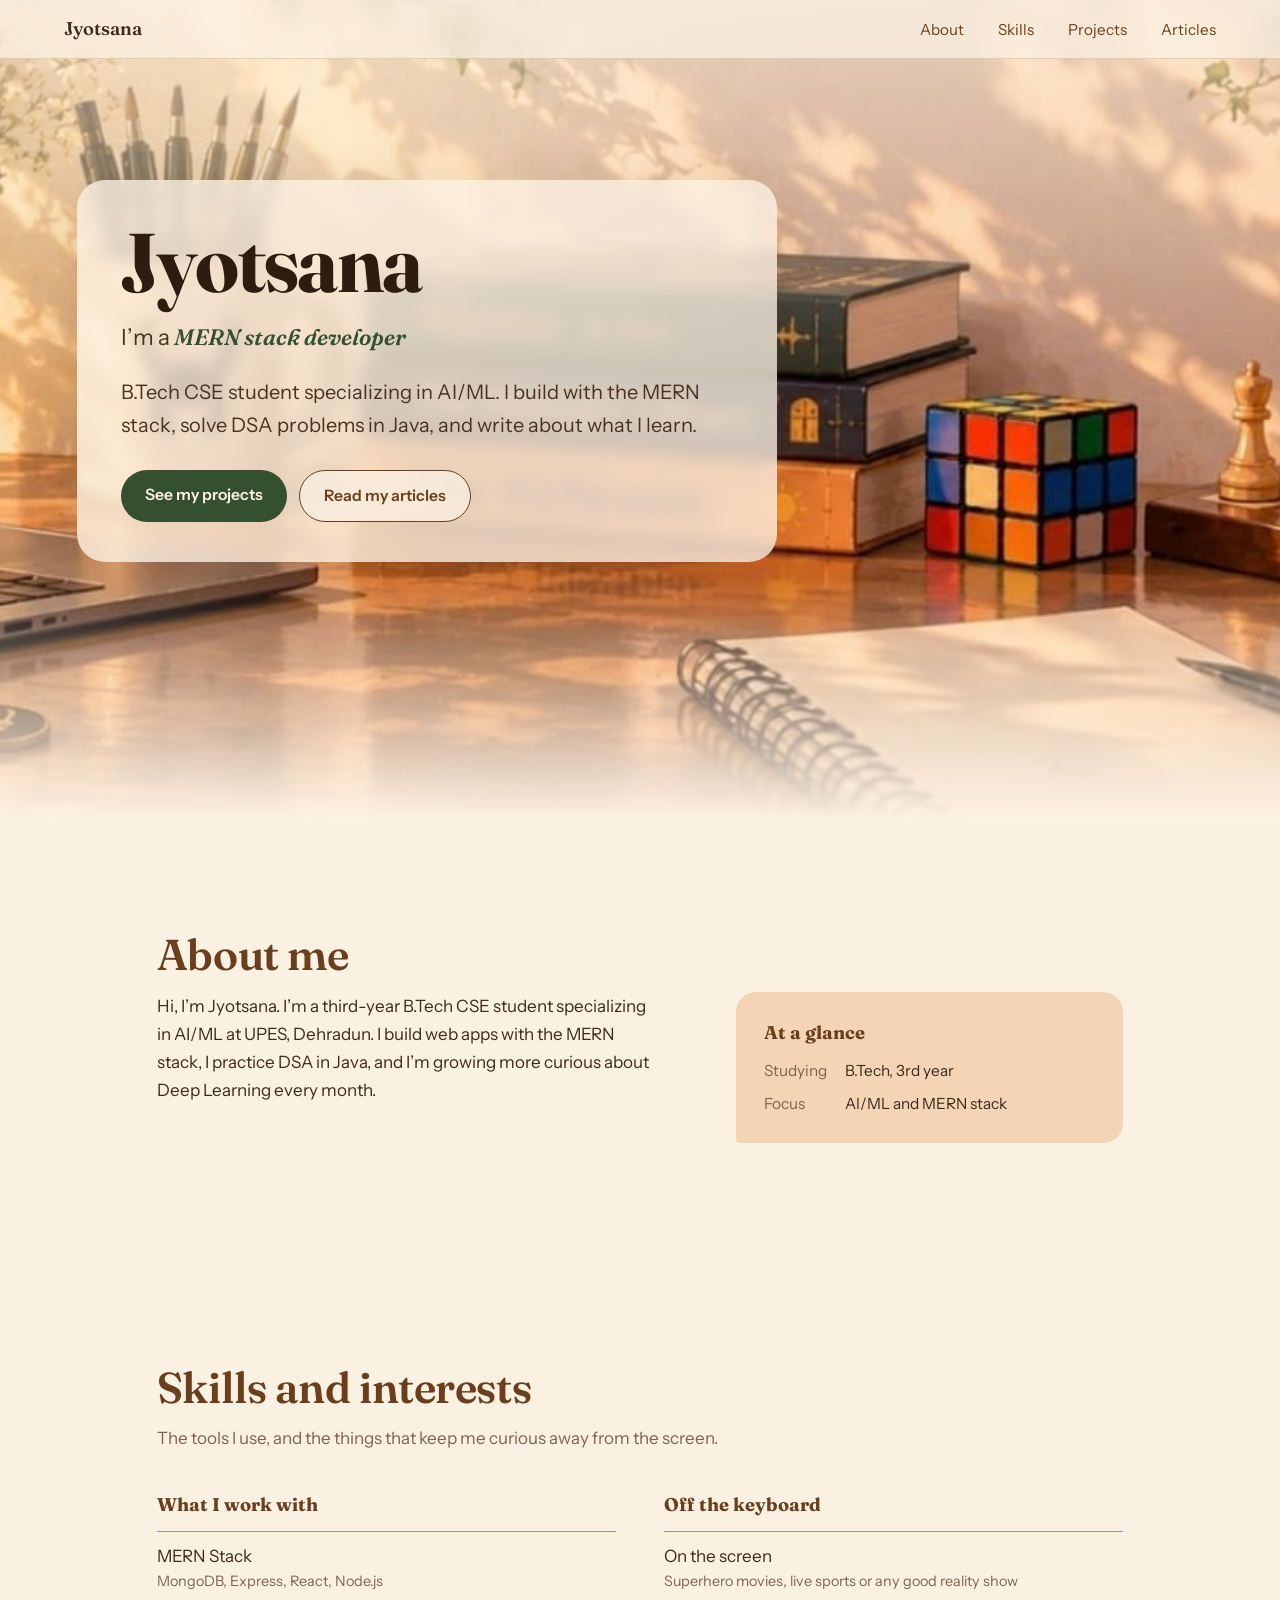
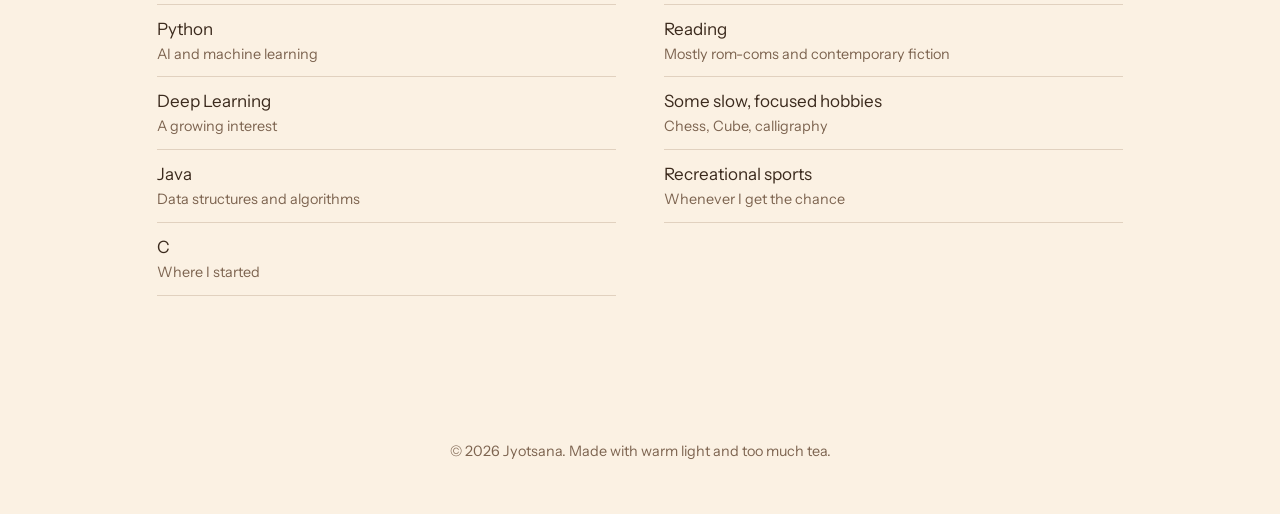
<file: index.html>
<!DOCTYPE html>
<html lang="en">
<head>
<meta charset="utf-8">
<meta name="viewport" content="width=device-width, initial-scale=1">
<title>Jyotsana – Portfolio</title>
<link rel="preconnect" href="https://fonts.googleapis.com">
<link rel="preconnect" href="https://fonts.gstatic.com" crossorigin>
<link href="https://fonts.googleapis.com/css2?family=Fraunces:opsz,wght@9..144,400;9..144,600;9..144,700&family=Instrument+Sans:wght@400;500;600&display=swap" rel="stylesheet">
<link rel="stylesheet" href="style.css">
</head>
<body>

<div id="bar"></div>
<nav>
  <a class="logo" href="#top" id="logoName">Jyotsana</a>
  <ul>
    <li><a href="#about">About</a></li>
    <li><a href="#skills">Skills</a></li>
    <li><a href="projects.html">Projects</a></li>
    <li><a href="articles.html">Articles</a></li>
  </ul>
</nav>

<header class="hero" id="top">
  <div class="light"></div>
  <div class="glow" id="glow"></div>
  <div class="hero-copy">
    <h1 id="heroName">Jyotsana</h1>
    <p class="roleline">I’m a <span class="role" id="role">MERN stack developer</span></p>
    <p id="heroTag">B.Tech CSE student specializing in AI/ML. I build with the MERN stack, solve DSA problems in Java, and write about what I learn.</p>
    <div class="btns">
      <a class="btn solid" href="projects.html">See my projects</a>
      <a class="btn ghost" href="articles.html">Read my articles</a>
    </div>
  </div>
</header>

<main>
<section class="block" id="about">
  <h2>About me</h2>
  <div class="about">
    <div>
      <!-- EDIT: write your own story here -->
      <p>Hi, I’m Jyotsana. I’m a third-year B.Tech CSE student specializing in AI/ML at UPES, Dehradun. I build web apps with the MERN stack, I practice DSA in Java, and I’m growing more curious about Deep Learning every month.</p>
    </div>
    <aside class="facts">
      <h3>At a glance</h3>
      <dl>
        <dt>Studying</dt><dd>B.Tech, 3rd year</dd>
        <dt>Focus</dt><dd>AI/ML and MERN stack</dd>
      </dl>
    </aside>
  </div>
</section>

<section class="block" id="skills">
  <h2>Skills and interests</h2>
  <p class="lead">The tools I use, and the things that keep me curious away from the screen.</p>
  <div class="skills" id="skillsGrid"></div>
</section>

</main>

<footer>© <span id="yr"></span> <span id="footName">Jyotsana</span>. Made with warm light and too much tea.</footer>


<script src="data.js"></script>
<script>

const $ = id => document.getElementById(id);
const esc = s => String(s).replace(/[&<>"]/g, c => ({'&':'&amp;','<':'&lt;','>':'&gt;','"':'&quot;'}[c]));

["logoName","heroName","footName"].forEach(i => $(i).textContent = SITE.name);
document.title = SITE.name + " – Portfolio";
$("yr").textContent = new Date().getFullYear();

$("skillsGrid").innerHTML = SITE.skills.map(c =>
  `<div class="col"><h3>${esc(c.title)}</h3><ul>${c.items.map(i => `<li>${esc(i[0])}<span>${esc(i[1])}</span></li>`).join("")}</ul></div>`).join("");

$("projectList").innerHTML = SITE.projects.slice(0,2).map(p =>
  `<article class="project"><h3>${esc(p.title)}${p.status?` <small class="status">${esc(p.status)}</small>`:""}</h3><p>${esc(p.desc)}</p>
   <div class="tags">${p.tags.map(t => `<span>${esc(t)}</span>`).join("")}</div>
   <div class="links">${p.links.map(l => `<a href="${esc(l[1])}" target="_blank" rel="noopener">${esc(l[0])}</a>`).join("")}</div></article>`).join("");

$("articleList").innerHTML = SITE.articles.slice(0,2).map((a, i) =>
  `<a class="article" href="articles.html#a${i}"><h3>${esc(a.title)}</h3><p>${esc(a.excerpt)}</p><time>${esc(a.date)}<br>${esc(a.read)}</time></a>`).join("");



/* ===== interactions ===== */
const bar=$("bar"),hero=document.querySelector(".hero"),glow=$("glow");
function onScroll(){
  const h=document.documentElement,max=h.scrollHeight-innerHeight;
  bar.style.width=(max>0?scrollY/max*100:0)+"%";
  hero.style.setProperty("--py",Math.min(scrollY*.12,120)+"px");
}
addEventListener("scroll",onScroll,{passive:true});onScroll();

hero.addEventListener("mousemove",e=>{const r=hero.getBoundingClientRect();glow.style.left=e.clientX-r.left+"px";glow.style.top=e.clientY-r.top+"px";glow.style.opacity=1});
hero.addEventListener("mouseleave",()=>glow.style.opacity=0);

const links=[...document.querySelectorAll("nav ul a")];
const spy=new IntersectionObserver(es=>es.forEach(e=>{if(e.isIntersecting)links.forEach(a=>a.classList.toggle("on",a.getAttribute("href")==="#"+e.target.id))}),{rootMargin:"-45% 0px -50% 0px"});
document.querySelectorAll("main section").forEach(x=>spy.observe(x));

const rv=new IntersectionObserver(es=>es.forEach(e=>{
  if(!e.isIntersecting)return; const t=e.target; t.classList.add("in"); rv.unobserve(t);
  setTimeout(()=>{t.classList.remove("rv","in");t.style.transitionDelay=""},1100);
}),{threshold:.1});
document.querySelectorAll("main h2,main .lead,.about>*,.col,.project,.article").forEach(el=>{
  el.classList.add("rv");el.style.transitionDelay=([...el.parentNode.children].indexOf(el)%4)*90+"ms";rv.observe(el);
});

const roles=["MERN stack developer","AI/ML learner","writer and reader"];let ri=0;const role=$("role");
setInterval(()=>{role.style.opacity=0;role.style.transform="translateY(8px)";
  setTimeout(()=>{ri=(ri+1)%roles.length;role.textContent=roles[ri];role.style.opacity=1;role.style.transform="none"},400)},2600);



</script>
</body>
</html>
</file>
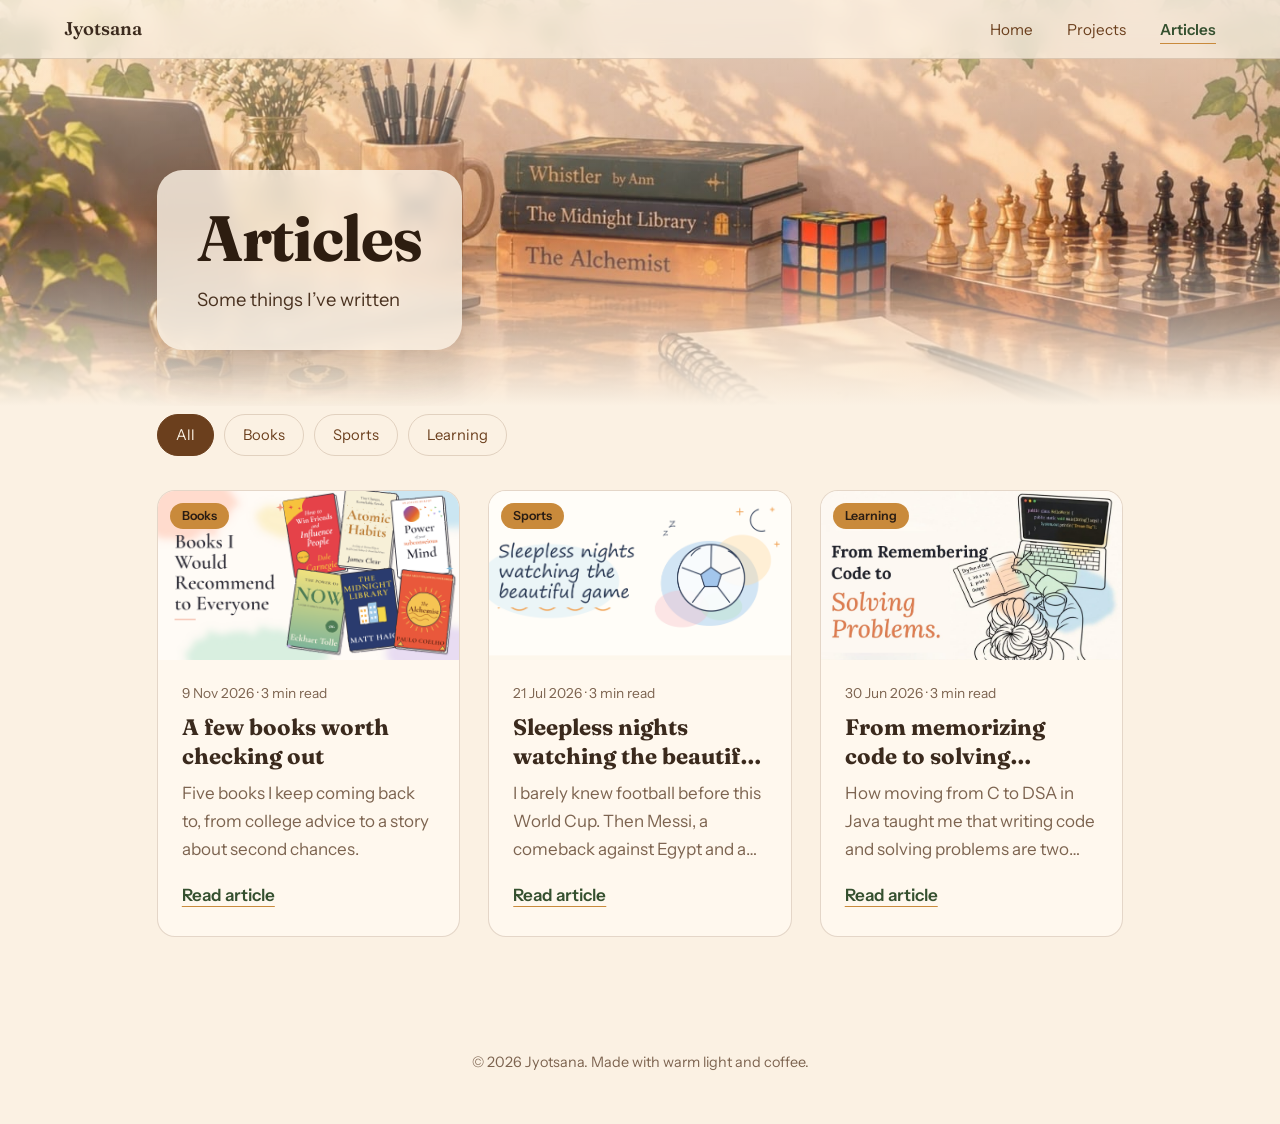
<file: articles.html>
<!DOCTYPE html>
<html lang="en">
<head>
<meta charset="utf-8">
<meta name="viewport" content="width=device-width, initial-scale=1">
<title>Articles</title>
<link rel="preconnect" href="https://fonts.googleapis.com">
<link rel="preconnect" href="https://fonts.gstatic.com" crossorigin>
<link href="https://fonts.googleapis.com/css2?family=Fraunces:opsz,wght@9..144,400;9..144,600;9..144,700&family=Instrument+Sans:wght@400;500;600&display=swap" rel="stylesheet">
<link rel="stylesheet" href="style.css">
</head>
<body>
<div id="bar"></div>
<nav>
  <a class="logo sn" href="index.html">Jyotsana</a>
  <ul>
    <li><a href="index.html">Home</a></li>
    <li><a href="projects.html">Projects</a></li>
    <li><a class="on" href="articles.html">Articles</a></li>
  </ul>
</nav>

<header class="pagehead">
  <div>
<div class="ph">    <h1>Articles</h1>
    <p>Some things I’ve written </p></div>
  </div>
</header>

<main class="wrap" id="listView">
  <div class="chips" id="chips"></div>
  <div class="agrid" id="aGrid"></div>
</main>
<main id="readView"></main>

<footer>© <span id="yr"></span> <span class="sn">Jyotsana</span>. Made with warm light and coffee.</footer>

<script src="data.js"></script>
<script src="common.js"></script>
<script>
document.title = "Articles – " + SITE.name;
const grid = $("aGrid"), chips = $("chips"), view = $("readView");
let cur = "All";
const tags = ["All", ...new Set(SITE.articles.map(a => a.tag).filter(Boolean))];
chips.innerHTML = tags.map(t => `<button class="chip${t === "All" ? " on" : ""}" data-t="${esc(t)}">${esc(t)}</button>`).join("");
chips.onclick = e => {
  const b = e.target.closest(".chip"); if (!b) return;
  cur = b.dataset.t; [...chips.children].forEach(c => c.classList.toggle("on", c === b)); drawList();
};

function drawList() {
  const items = SITE.articles.map((a, i) => ({ a, i })).filter(x => cur === "All" || x.a.tag === cur);
  grid.innerHTML = items.map(({ a, i }, k) =>
    `<a class="acard" href="#a${i}">
       ${a.thumb ? `<div class="thumb"><img src="${esc(a.thumb)}" alt="${esc(a.title)}" loading="lazy"><span class="tagchip">${esc(a.tag || "")}</span></div>` : `<div class="cover t-${esc(a.tag || "")}"><span>${esc(a.tag || "")}</span></div>`}
       <div class="abody"><p class="ameta">${esc(a.date)} · ${esc(a.read)}</p><h3>${esc(a.title)}</h3>
       <p>${esc(a.excerpt)}</p><span class="go">Read article</span></div></a>`).join("");
  reveal(grid);
}

function route() {
  const m = location.hash.match(/^#a(\d+)$/), a = m && SITE.articles[+m[1]];
  document.body.classList.toggle("reading-mode", !!a);
  if (!a) return;
  const n = SITE.articles.length, nx = (+m[1] + 1) % n;
  view.innerHTML = `<article class="reading"><a class="back" href="#">All articles</a>
    ${a.thumb ? `<img class="rthumb" src="${esc(a.thumb)}" alt="">` : ""}
    ${a.tag ? `<span class="rtag">${esc(a.tag)}</span>` : ""}<h1>${esc(a.title)}</h1>
    <p class="rmeta">${esc(a.date)} · ${esc(a.read)}</p>
    <div class="rbody">${a.body.map(p => p.startsWith("## ") ? `<h3>${esc(p.slice(3))}</h3>` : `<p>${esc(p)}</p>`).join("")}</div>
    ${n > 1 ? `<a class="next" href="#a${nx}"><small>Next article</small><b>${esc(SITE.articles[nx].title)}</b></a>` : ""}</article>`;
  document.title = a.title + " – " + SITE.name;
  scrollTo(0, 0);
}
addEventListener("hashchange", route);
drawList(); route();
</script>
</body>
</html>
</file>
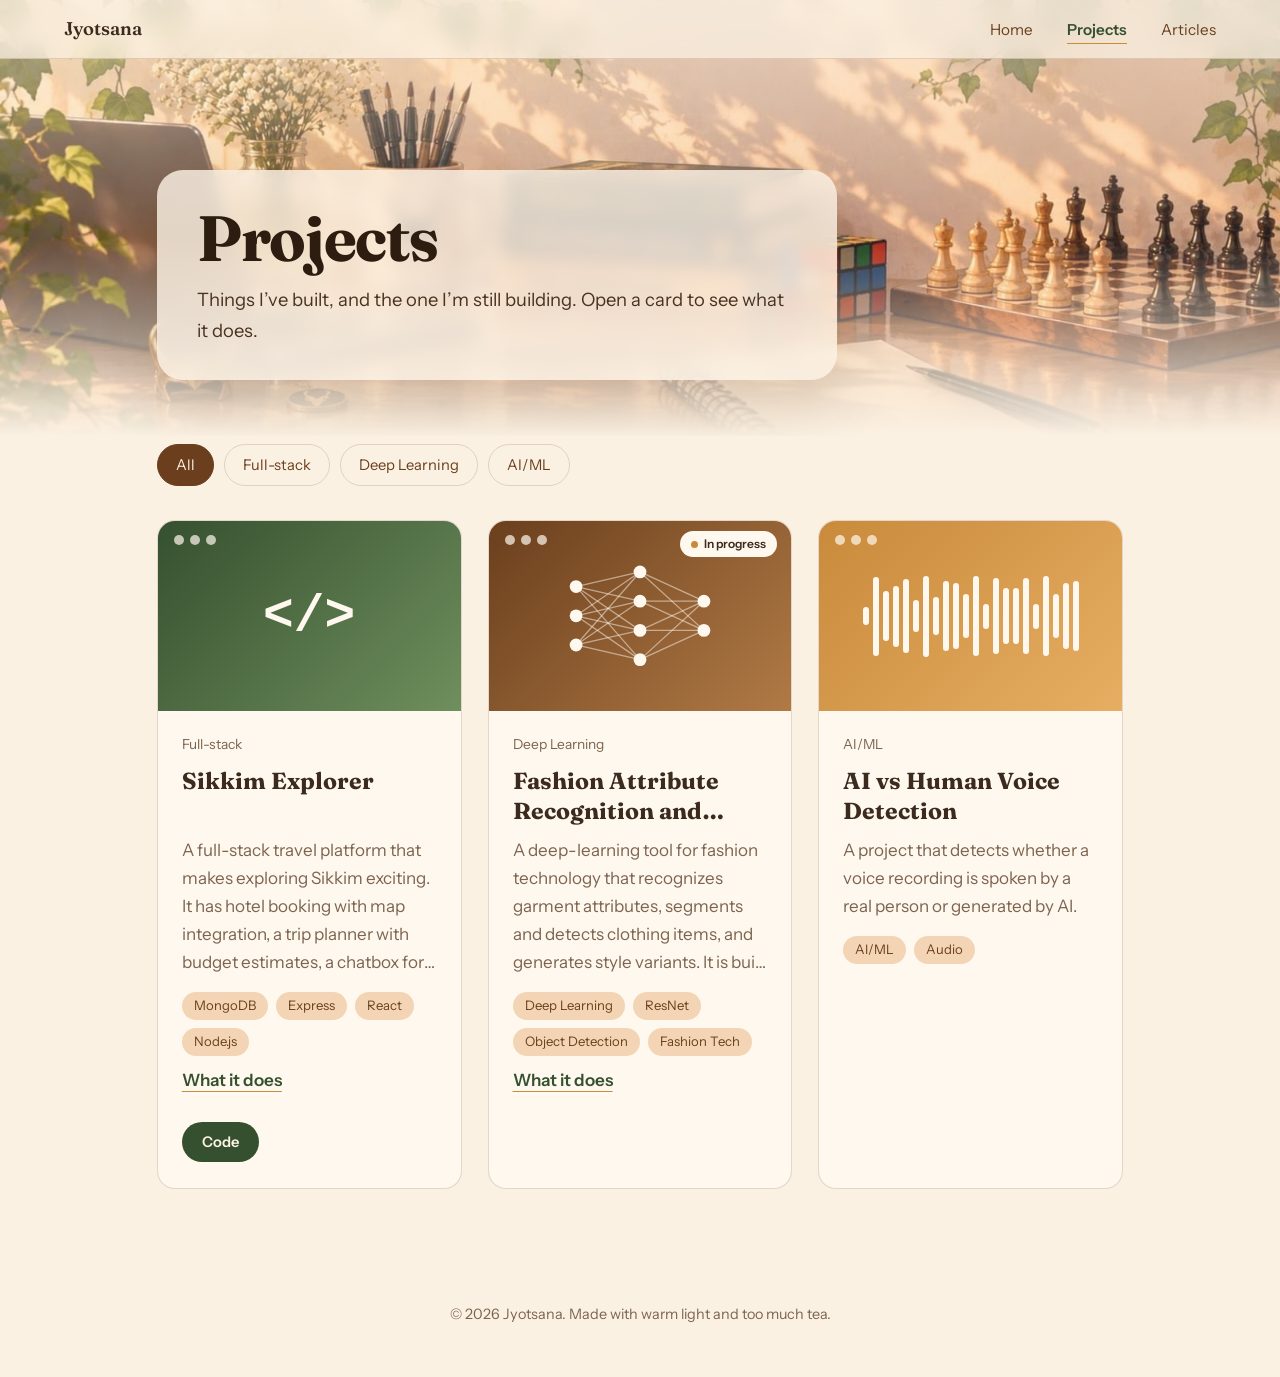
<file: projects.html>
<!DOCTYPE html>
<html lang="en">
<head>
<meta charset="utf-8">
<meta name="viewport" content="width=device-width, initial-scale=1">
<title>Projects</title>
<link rel="preconnect" href="https://fonts.googleapis.com">
<link rel="preconnect" href="https://fonts.gstatic.com" crossorigin>
<link href="https://fonts.googleapis.com/css2?family=Fraunces:opsz,wght@9..144,400;9..144,600;9..144,700&family=Instrument+Sans:wght@400;500;600&display=swap" rel="stylesheet">
<link rel="stylesheet" href="style.css">
</head>
<body>
<div id="bar"></div>
<nav>
  <a class="logo sn" href="index.html">Jyotsana</a>
  <ul>
    <li><a href="index.html">Home</a></li>
    <li><a class="on" href="projects.html">Projects</a></li>
    <li><a href="articles.html">Articles</a></li>
  </ul>
</nav>

<header class="pagehead">
  <div>
<div class="ph">    <h1>Projects</h1>
    <p>Things I’ve built, and the one I’m still building. Open a card to see what it does.</p></div>
  </div>
</header>

<main class="wrap">
  <div class="chips" id="chips"></div>
  <div class="pgrid" id="pGrid"></div>
</main>

<footer>© <span id="yr"></span> <span class="sn">Jyotsana</span>. Made with warm light and too much tea.</footer>

<script src="data.js"></script>
<script src="common.js"></script>
<script>
document.title = "Projects – " + SITE.name;
const grid = $("pGrid"), chips = $("chips");
let cur = "All";

const net = () => {
  const L = [3, 4, 2], X = [45, 115, 185], pt = (l, k) => [X[l], 60 + (k - (L[l] - 1) / 2) * 32];
  let g = "";
  for (let l = 0; l < 2; l++) for (let a = 0; a < L[l]; a++) for (let b = 0; b < L[l + 1]; b++) {
    const p = pt(l, a), q = pt(l + 1, b); g += `<line x1="${p[0]}" y1="${p[1]}" x2="${q[0]}" y2="${q[1]}"/>`;
  }
  L.forEach((n, l) => { for (let k = 0; k < n; k++) { const p = pt(l, k); g += `<circle cx="${p[0]}" cy="${p[1]}" r="7"/>`; } });
  return `<svg viewBox="0 0 230 120" width="210" aria-hidden="true">${g}</svg>`;
};
const wave = () => `<div class="wave" aria-hidden="true">${Array.from({ length: 22 }, (_, i) =>
  `<i style="height:${20 + Math.abs(Math.sin(i * 1.3)) * 70}%;animation-delay:${i * 70}ms"></i>`).join("")}</div>`;
const art = t => t === "Full-stack" ? `<div class="code" aria-hidden="true">&lt;/&gt;</div>` : t === "Deep Learning" ? net() : wave();

const types = ["All", ...new Set(SITE.projects.map(p => p.type).filter(Boolean))];
chips.innerHTML = types.map(t => `<button class="chip${t === "All" ? " on" : ""}" data-t="${esc(t)}">${esc(t)}</button>`).join("");
chips.onclick = e => {
  const b = e.target.closest(".chip"); if (!b) return;
  cur = b.dataset.t; [...chips.children].forEach(c => c.classList.toggle("on", c === b)); draw();
};

function draw() {
  grid.innerHTML = SITE.projects.filter(p => cur === "All" || p.type === cur).map(p => `
    <article class="pcard">
      <div class="screen s-${esc((p.type || "").replace(/\W/g, ""))}">
        <div class="dots"><i></i><i></i><i></i></div>
        ${p.status ? `<span class="status">${esc(p.status)}</span>` : ""}
        ${art(p.type)}
      </div>
      <div class="pbody">
        <p class="ptype">${esc(p.type || "Project")}</p>
        <h3>${esc(p.title)}</h3>
        <p>${esc(p.desc)}</p>
        <div class="tags">${p.tags.map(t => `<span>${esc(t)}</span>`).join("")}</div>
        ${p.features ? `<button class="tog" aria-expanded="false">What it does</button>
          <div class="fw"><ul>${p.features.map(f => `<li>${esc(f)}</li>`).join("")}</ul></div>` : ""}
        ${p.links.length ? `<div class="plinks">${p.links.map(l => `<a class="pbtn" href="${esc(l[1])}" target="_blank" rel="noopener">${esc(l[0])}</a>`).join("")}</div>` : ""}
      </div>
    </article>`).join("");
  reveal(grid);
}
grid.addEventListener("click", e => {
  const b = e.target.closest(".tog"); if (!b) return;
  const open = b.nextElementSibling.classList.toggle("open");
  b.setAttribute("aria-expanded", open); b.textContent = open ? "Hide details" : "What it does";
});
draw();
</script>
</body>
</html>
</file>
<file: style.css>
:root{
  --paper:#fbf1e3; --peach:#f3d5b5; --amber:#c98a3b; --wood:#6b3f1d;
  --ivy:#35502f; --ink:#3b2a1d; --muted:#7d6450; --line:rgba(107,63,29,.18);
  --serif:'Fraunces',Georgia,'Times New Roman',serif;
  --sans:'Instrument Sans',system-ui,-apple-system,'Segoe UI',sans-serif;
}
*{box-sizing:border-box;margin:0;padding:0}
html{scroll-behavior:smooth;scroll-padding-top:70px}
body{font-family:var(--sans);color:var(--ink);background:var(--paper);line-height:1.65;font-size:17px}
a{color:inherit}
:focus-visible{outline:2px solid var(--ivy);outline-offset:3px;border-radius:4px}

/* nav */
nav{position:fixed;inset:0 0 auto 0;z-index:20;display:flex;justify-content:space-between;align-items:center;
  padding:14px clamp(20px,5vw,64px);background:rgba(251,241,227,.72);backdrop-filter:blur(10px);
  border-bottom:1px solid var(--line)}
nav .logo{font-family:var(--serif);font-weight:600;font-size:1.15rem;text-decoration:none}
nav ul{display:flex;gap:clamp(14px,3vw,34px);list-style:none}
nav ul a{text-decoration:none;font-size:.95rem;color:var(--wood);padding:4px 0;border-bottom:1.5px solid transparent;transition:border-color .2s}
nav ul a:hover{border-color:var(--amber)}

/* hero: the desk photo */
.hero{position:relative;min-height:min(92svh,820px);display:flex;align-items:flex-start;
  padding:clamp(110px,20vh,190px) clamp(20px,6vw,90px) 80px;overflow:hidden;
  background:linear-gradient(#f6dcbd,#f1c99d)}
.hero::before{content:"";position:absolute;inset:-18% 0 0 0;background:url('bg.jpg') center bottom/cover no-repeat;transform:translateY(var(--py,0px));will-change:transform}
.hero::after{content:"";position:absolute;inset:0;
  background:linear-gradient(180deg,rgba(251,241,227,.62) 0%,rgba(251,241,227,0) 45%,rgba(251,241,227,0) 70%,var(--paper) 100%)}
/* the one moving thing: sunlight drifting across the wall */
.light{position:absolute;inset:-20%;z-index:1;pointer-events:none;mix-blend-mode:soft-light;
  background:radial-gradient(40% 50% at 30% 30%,rgba(255,236,190,.9),transparent 70%);
  animation:drift 16s ease-in-out infinite alternate}
@keyframes drift{from{transform:translate(-8%,-4%)}to{transform:translate(14%,6%)}}
.hero-copy{position:relative;z-index:2;max-width:640px}
.hero h1{font-family:var(--serif);font-weight:700;font-size:clamp(2.8rem,7vw,5.2rem);line-height:1.02;letter-spacing:-.02em;color:#2d1d10;
  animation:rise 1s .1s both cubic-bezier(.2,.7,.2,1)}
.hero p{margin-top:20px;font-size:clamp(1.05rem,2vw,1.25rem);color:#4a3220;max-width:34em;animation:rise 1s .3s both cubic-bezier(.2,.7,.2,1)}
.btns{margin-top:28px;display:flex;gap:12px;flex-wrap:wrap;animation:rise 1s .5s both cubic-bezier(.2,.7,.2,1)}
@keyframes rise{from{opacity:0;transform:translateY(18px)}to{opacity:1;transform:none}}
.btn{display:inline-block;padding:12px 24px;border-radius:999px;font-weight:600;font-size:.98rem;text-decoration:none;transition:transform .2s,background .2s}
.btn.solid{background:var(--ivy);color:#fdf3e4}
.btn.solid:hover{background:#27401f;transform:translateY(-2px)}
.btn.ghost{background:rgba(251,241,227,.75);color:var(--wood);border:1.5px solid var(--wood)}
.btn.ghost:hover{background:var(--paper);transform:translateY(-2px)}

/* sections */
section.block{padding:clamp(56px,9vw,110px) clamp(20px,6vw,90px);max-width:1120px;margin:0 auto}
h2{font-family:var(--serif);font-weight:600;font-size:clamp(1.9rem,4vw,2.7rem);letter-spacing:-.01em;line-height:1.15;margin-bottom:12px;color:var(--wood)}
.lead{color:var(--muted);max-width:38em;margin-bottom:38px}

/* about */
.about{display:grid;grid-template-columns:1.3fr 1fr;gap:clamp(28px,6vw,80px);align-items:start}
.about p+p{margin-top:16px}
.facts{background:var(--peach);border-radius:20px 20px 20px 4px;padding:26px 28px}
.facts h3,.col h3{font-family:var(--serif);font-size:1.15rem;margin-bottom:10px;color:var(--wood)}
.facts dl{display:grid;grid-template-columns:auto 1fr;gap:8px 18px;font-size:.96rem}
.facts dt{color:var(--muted)}

/* skills */
.skills{display:grid;grid-template-columns:repeat(auto-fit,minmax(240px,1fr));gap:34px 48px}
.col ul{list-style:none;border-top:1.5px solid var(--amber)}
.col li{padding:10px 0;border-bottom:1px solid var(--line)}
.col li span{color:var(--muted);font-size:.9rem;display:block}

/* projects: editorial rows */
.project{display:grid;grid-template-columns:1fr auto;gap:8px 30px;padding:28px 0;border-top:1px solid var(--line)}
.project:last-child{border-bottom:1px solid var(--line)}
.project h3{font-family:var(--serif);font-size:1.55rem;font-weight:600;line-height:1.25}
.project p{grid-column:1;max-width:40em;color:#55402f}
.tags{grid-column:1;display:flex;flex-wrap:wrap;gap:8px;margin-top:6px}
.tags span{font-size:.82rem;padding:3px 12px;border-radius:999px;background:var(--peach);color:var(--wood)}
.links{grid-row:1/4;grid-column:2;display:flex;flex-direction:column;gap:8px;align-items:flex-end;justify-content:center}
.links a{font-weight:600;font-size:.95rem;color:var(--ivy);text-decoration:underline;text-decoration-color:var(--amber);text-underline-offset:4px}
.links a:hover{color:var(--wood)}

/* articles */
.article{width:100%;text-align:left;background:none;border:0;border-top:1px solid var(--line);padding:26px 4px;cursor:pointer;
  display:grid;grid-template-columns:1fr auto;gap:4px 24px;font:inherit;color:inherit;transition:background .25s,padding .25s}
.article:last-child{border-bottom:1px solid var(--line)}
.article:hover{background:rgba(243,213,181,.45);padding-left:16px;padding-right:16px}
.article h3{font-family:var(--serif);font-size:1.4rem;font-weight:600;line-height:1.3}
.article p{grid-column:1;color:#55402f;max-width:42em}
.article time{grid-row:1/3;grid-column:2;font-size:.9rem;color:var(--muted);white-space:nowrap;text-align:right}

dialog{border:0;border-radius:18px;max-width:700px;width:calc(100% - 32px);max-height:88svh;margin:auto;padding:0;background:var(--paper);color:var(--ink);
  box-shadow:0 30px 80px rgba(60,30,10,.35);overflow:auto}
dialog::backdrop{background:rgba(70,40,15,.5);backdrop-filter:blur(3px)}
dialog[open]{animation:rise .35s both}
.reader{padding:clamp(26px,5vw,52px)}
.reader h2{margin-bottom:6px}
.reader .meta{color:var(--muted);font-size:.92rem;margin-bottom:26px}
.reader .body p{font-family:var(--serif);font-size:1.12rem;line-height:1.85;margin-bottom:1.1em}
.reader .body h3{font-family:var(--serif);font-size:1.3rem;color:var(--ivy);margin:1.6em 0 .5em}
.close{position:sticky;top:12px;float:right;margin:12px 12px 0 0;width:38px;height:38px;border-radius:50%;border:1.5px solid var(--wood);
  background:var(--paper);color:var(--wood);font-size:1.2rem;cursor:pointer;z-index:2}
.close:hover{background:var(--peach)}

footer{text-align:center;color:var(--muted);font-size:.9rem;padding:34px 20px 50px}


.status{display:inline-block;vertical-align:middle;font-family:var(--sans);font-size:.75rem;font-weight:600;padding:3px 11px;margin-left:8px;border-radius:999px;background:var(--amber);color:#2a1d14}
/* ===== interactive layer ===== */
body{transition:background .5s,color .5s}
#bar{position:fixed;top:0;left:0;height:3px;width:0;z-index:30;background:linear-gradient(90deg,var(--amber),var(--ivy))}
nav ul a.on{border-color:var(--amber);color:var(--ivy);font-weight:600}
.glow{position:absolute;z-index:1;width:440px;height:440px;border-radius:50%;left:50%;top:40%;opacity:0;pointer-events:none;
  transform:translate(-50%,-50%);mix-blend-mode:soft-light;background:radial-gradient(circle,rgba(255,228,165,.95),transparent 65%);
  transition:opacity .5s,left .3s ease-out,top .3s ease-out}
.roleline{margin-top:14px!important;font-size:clamp(1.1rem,2.2vw,1.4rem)!important}
.role{display:inline-block;font-family:var(--serif);font-style:italic;font-weight:600;color:var(--ivy);transition:opacity .4s,transform .4s}
.rv{opacity:0;transform:translateY(28px);transition:opacity .8s,transform .8s cubic-bezier(.2,.7,.2,1)}
.rv.in{opacity:1;transform:none}
.col li{transition:padding .25s,background .25s}
.col li:hover{padding-left:14px;background:rgba(243,213,181,.55);border-radius:6px}
.project{transition:background .3s,padding .3s}
.project:hover{background:rgba(243,213,181,.4);padding-left:18px;padding-right:18px;border-radius:14px}
.rp{position:sticky;top:0;height:3px;width:0;background:var(--amber);z-index:3}
@media(max-width:760px){
  .about{grid-template-columns:1fr}
  .project{grid-template-columns:1fr}
  .links{grid-row:auto;grid-column:1;flex-direction:row;gap:20px;justify-content:flex-start;margin-top:8px}
  .article{grid-template-columns:1fr}.article time{grid-row:auto;grid-column:1;text-align:left}
  nav ul{gap:14px}nav ul li:nth-child(n+5){display:none}
}
@media(prefers-reduced-motion:reduce){*{animation:none!important;transition:none!important}html{scroll-behavior:auto}}

/* ===== shared by the Projects and Articles pages ===== */
:root{--card:#fff8ee}
.more{display:inline-block;margin-top:26px;font-weight:600;color:var(--ivy);text-decoration:underline;text-decoration-color:var(--amber);text-underline-offset:5px}
a.article{text-decoration:none;color:inherit}
.pagehead{position:relative;padding:clamp(120px,22vh,170px) 0 56px;overflow:hidden;background:linear-gradient(#f6dcbd,#f1c99d)}
.pagehead::before{content:"";position:absolute;inset:0;background:url('bg.jpg') center 78%/cover no-repeat}
.pagehead::after{content:"";position:absolute;inset:0;background:linear-gradient(180deg,rgba(251,241,227,.6),rgba(251,241,227,.1) 55%,var(--paper))}
.pagehead>div,.wrap{max-width:1120px;margin:0 auto;padding:0 clamp(20px,6vw,90px)}
.pagehead>div{position:relative;z-index:1}
.pagehead h1{font-family:var(--serif);font-size:clamp(2.4rem,6vw,4rem);line-height:1.05;letter-spacing:-.02em;color:#2d1d10}
.pagehead p{margin-top:14px;max-width:34em;color:#4a3220;font-size:1.15rem}
.wrap{padding-bottom:80px}
.chips{display:flex;gap:10px;flex-wrap:wrap;margin:8px 0 34px}
.chip{font:inherit;font-size:.92rem;padding:8px 18px;border-radius:999px;border:1.5px solid var(--line);background:transparent;color:var(--wood);cursor:pointer;transition:background .2s,color .2s}
.chip:hover,.chip.on{background:var(--wood);color:var(--paper);border-color:var(--wood)}
/* articles */
.agrid{display:grid;grid-template-columns:repeat(auto-fill,minmax(300px,1fr));gap:28px}
.acard{display:flex;flex-direction:column;background:var(--card);border:1px solid var(--line);border-radius:18px;overflow:hidden;text-decoration:none;color:inherit;transition:transform .3s,box-shadow .3s}
.acard:hover{transform:translateY(-6px);box-shadow:0 18px 40px rgba(90,50,15,.18)}
.cover{height:150px;display:flex;align-items:flex-end;padding:16px 22px;font-family:var(--serif);font-style:italic;font-size:2rem;color:rgba(255,248,238,.92);background:linear-gradient(135deg,var(--wood),var(--amber))}
.t-Books{background:linear-gradient(135deg,#35502f,#6f8f5d)}
.t-Sports{background:linear-gradient(135deg,#c98a3b,#ecbb73)}
.t-Learning{background:linear-gradient(135deg,#6b3f1d,#a8693a)}
.abody{padding:22px 24px 26px;display:flex;flex-direction:column;gap:8px;flex:1}
.ameta{font-size:.86rem;color:var(--muted)}
.acard h3{font-family:var(--serif);font-size:1.4rem;line-height:1.3}
.acard .abody>p:not(.ameta){color:var(--muted)}
.go{margin-top:auto;padding-top:10px;font-weight:600;color:var(--ivy);text-decoration:underline;text-decoration-color:var(--amber);text-underline-offset:5px}
.acard.feat{grid-column:1/-1;flex-direction:row}
.acard.feat .cover{width:42%;height:auto;min-height:250px;font-size:3rem}
.acard.feat h3{font-size:1.9rem}
#readView{display:none}
.reading-mode #readView{display:block}
.reading-mode .pagehead,.reading-mode #listView{display:none}
.reading{max-width:700px;margin:0 auto;padding:130px 22px 80px}
.back{font-weight:600;color:var(--ivy);text-decoration:underline;text-decoration-color:var(--amber);text-underline-offset:5px}
.rtag{display:inline-block;margin:30px 0 14px 18px;font-size:.82rem;padding:3px 12px;border-radius:999px;background:var(--amber);color:#2a1d14;font-weight:600}
.reading h1{font-family:var(--serif);font-size:clamp(2rem,5vw,3rem);line-height:1.15;letter-spacing:-.01em;color:var(--wood)}
.rmeta{color:var(--muted);margin:12px 0 34px;padding-bottom:26px;border-bottom:1px solid var(--line)}
.rbody p{font-family:var(--serif);font-size:1.2rem;line-height:1.9;margin-bottom:1.2em}
.rbody p:first-child::first-letter{float:left;font-size:4rem;line-height:.85;padding:8px 12px 0 0;color:var(--amber);font-weight:700}
.rbody h3{font-family:var(--serif);font-size:1.45rem;color:var(--ivy);margin:1.8em 0 .5em}
.next{display:block;margin-top:50px;padding:24px 28px;border-radius:16px;background:var(--peach);text-decoration:none}
.next small{display:block;color:var(--muted)}
.next b{font-family:var(--serif);font-size:1.3rem;color:var(--wood)}
/* projects */
.pgrid{display:grid;grid-template-columns:repeat(3,1fr);gap:26px;align-items:stretch}
.pcard{display:flex;flex-direction:column;background:var(--card);border:1px solid var(--line);border-radius:18px;overflow:hidden;transition:transform .3s,box-shadow .3s}
.pcard:hover{transform:translateY(-6px);box-shadow:0 18px 40px rgba(90,50,15,.18)}
.screen{position:relative;height:190px;flex:none;display:flex;align-items:center;justify-content:center;background:linear-gradient(135deg,var(--wood),var(--amber))}
.s-Fullstack{background:linear-gradient(135deg,#35502f,#6f8f5d)}
.s-DeepLearning{background:linear-gradient(135deg,#6b3f1d,#b07a45)}
.s-AIML{background:linear-gradient(135deg,#c98a3b,#e6ae62)}
.dots{position:absolute;top:14px;left:16px;display:flex;gap:6px}
.dots i{width:10px;height:10px;border-radius:50%;background:rgba(255,248,238,.7)}
.screen .status{position:absolute;top:10px;right:14px;margin:0;background:#fff8ee;color:#3b2a1d}
.screen .status::before{content:"";display:inline-block;width:7px;height:7px;margin-right:6px;border-radius:50%;background:#c98a3b;animation:blink 1.4s infinite}
@keyframes blink{50%{opacity:.25}}
.code{font-family:ui-monospace,Menlo,Consolas,monospace;font-size:3.2rem;font-weight:700;color:#fff8ee}
.screen svg line{stroke:rgba(255,248,238,.5);stroke-width:1.4}
.screen svg circle{fill:#fff8ee}
.wave{display:flex;align-items:center;gap:4px;height:90px}
.wave i{width:6px;background:#fff8ee;border-radius:3px;animation:pulse 1.4s ease-in-out infinite alternate}
@keyframes pulse{from{transform:scaleY(.35)}to{transform:scaleY(1)}}
.pbody{padding:22px 24px 26px;display:flex;flex-direction:column;gap:10px;flex:1}
.ptype{font-size:.86rem;color:var(--muted)}
.pcard h3{font-family:var(--serif);font-size:1.45rem;line-height:1.3}
.pcard .pbody>p:not(.ptype){color:var(--muted)}
.tog{align-self:flex-start;font:inherit;font-weight:600;color:var(--ivy);background:none;border:0;padding:0;cursor:pointer;text-decoration:underline;text-decoration-color:var(--amber);text-underline-offset:5px}
.fw{display:grid;grid-template-rows:0fr;transition:grid-template-rows .35s}
.fw.open{grid-template-rows:1fr}
.fw ul{overflow:hidden;list-style:none}
.fw li{padding:8px 0 8px 22px;position:relative;border-bottom:1px solid var(--line);font-size:.96rem}
.fw li::before{content:"";position:absolute;left:4px;top:17px;width:8px;height:8px;border-radius:50%;background:var(--amber)}
.plinks{display:flex;gap:10px;margin-top:auto;padding-top:8px}
.pbtn{padding:8px 20px;border-radius:999px;background:var(--ivy);color:#fdf3e4;font-weight:600;font-size:.92rem;text-decoration:none;transition:transform .2s}
.pbtn:hover{transform:translateY(-2px)}
@media(max-width:860px){.acard.feat{flex-direction:column}.acard.feat .cover{width:100%;min-height:150px}}

/* readable hero text: soft frosted panel over the photo */
.hero-copy{max-width:700px;padding:clamp(22px,4vw,40px) clamp(22px,4vw,44px);border-radius:28px;
  background:rgba(251,241,227,.78);backdrop-filter:blur(8px);-webkit-backdrop-filter:blur(8px);
  box-shadow:0 20px 60px rgba(90,50,15,.18)}

/* equal project cards, one row of three */
.pcard h3{display:-webkit-box;-webkit-line-clamp:2;-webkit-box-orient:vertical;overflow:hidden;min-height:2.6em}
.pcard .pbody>p:not(.ptype){display:-webkit-box;-webkit-line-clamp:5;-webkit-box-orient:vertical;overflow:hidden}
@media(max-width:1000px){.pgrid{grid-template-columns:repeat(2,1fr)}}
@media(max-width:640px){.pgrid{grid-template-columns:1fr}}
/* readable page titles over the photo */
.ph{display:inline-block;max-width:680px;padding:clamp(20px,3.5vw,34px) clamp(22px,4vw,40px);border-radius:26px;
  background:rgba(251,241,227,.82);backdrop-filter:blur(8px);-webkit-backdrop-filter:blur(8px);box-shadow:0 20px 60px rgba(90,50,15,.16)}

/* articles: same card for every article, with its thumbnail */
.agrid{grid-template-columns:repeat(3,1fr);align-items:stretch}
.thumb{position:relative;aspect-ratio:16/9;overflow:hidden;background:#fdf7ec}
.thumb img{width:100%;height:100%;object-fit:cover;display:block;transition:transform .5s}
.acard:hover .thumb img{transform:scale(1.04)}
.tagchip{position:absolute;top:12px;left:12px;font-size:.78rem;font-weight:600;padding:3px 12px;border-radius:999px;background:var(--amber);color:#2a1d14}
.acard h3{display:-webkit-box;-webkit-line-clamp:2;-webkit-box-orient:vertical;overflow:hidden;min-height:2.6em}
.acard .abody>p:not(.ameta){display:-webkit-box;-webkit-line-clamp:3;-webkit-box-orient:vertical;overflow:hidden}
.rthumb{display:block;width:100%;aspect-ratio:16/9;object-fit:cover;border-radius:16px;margin-top:26px}
.rthumb+.rtag{margin-left:0}
@media(max-width:1000px){.agrid{grid-template-columns:repeat(2,1fr)}}
@media(max-width:640px){.agrid{grid-template-columns:1fr}}
</file>
